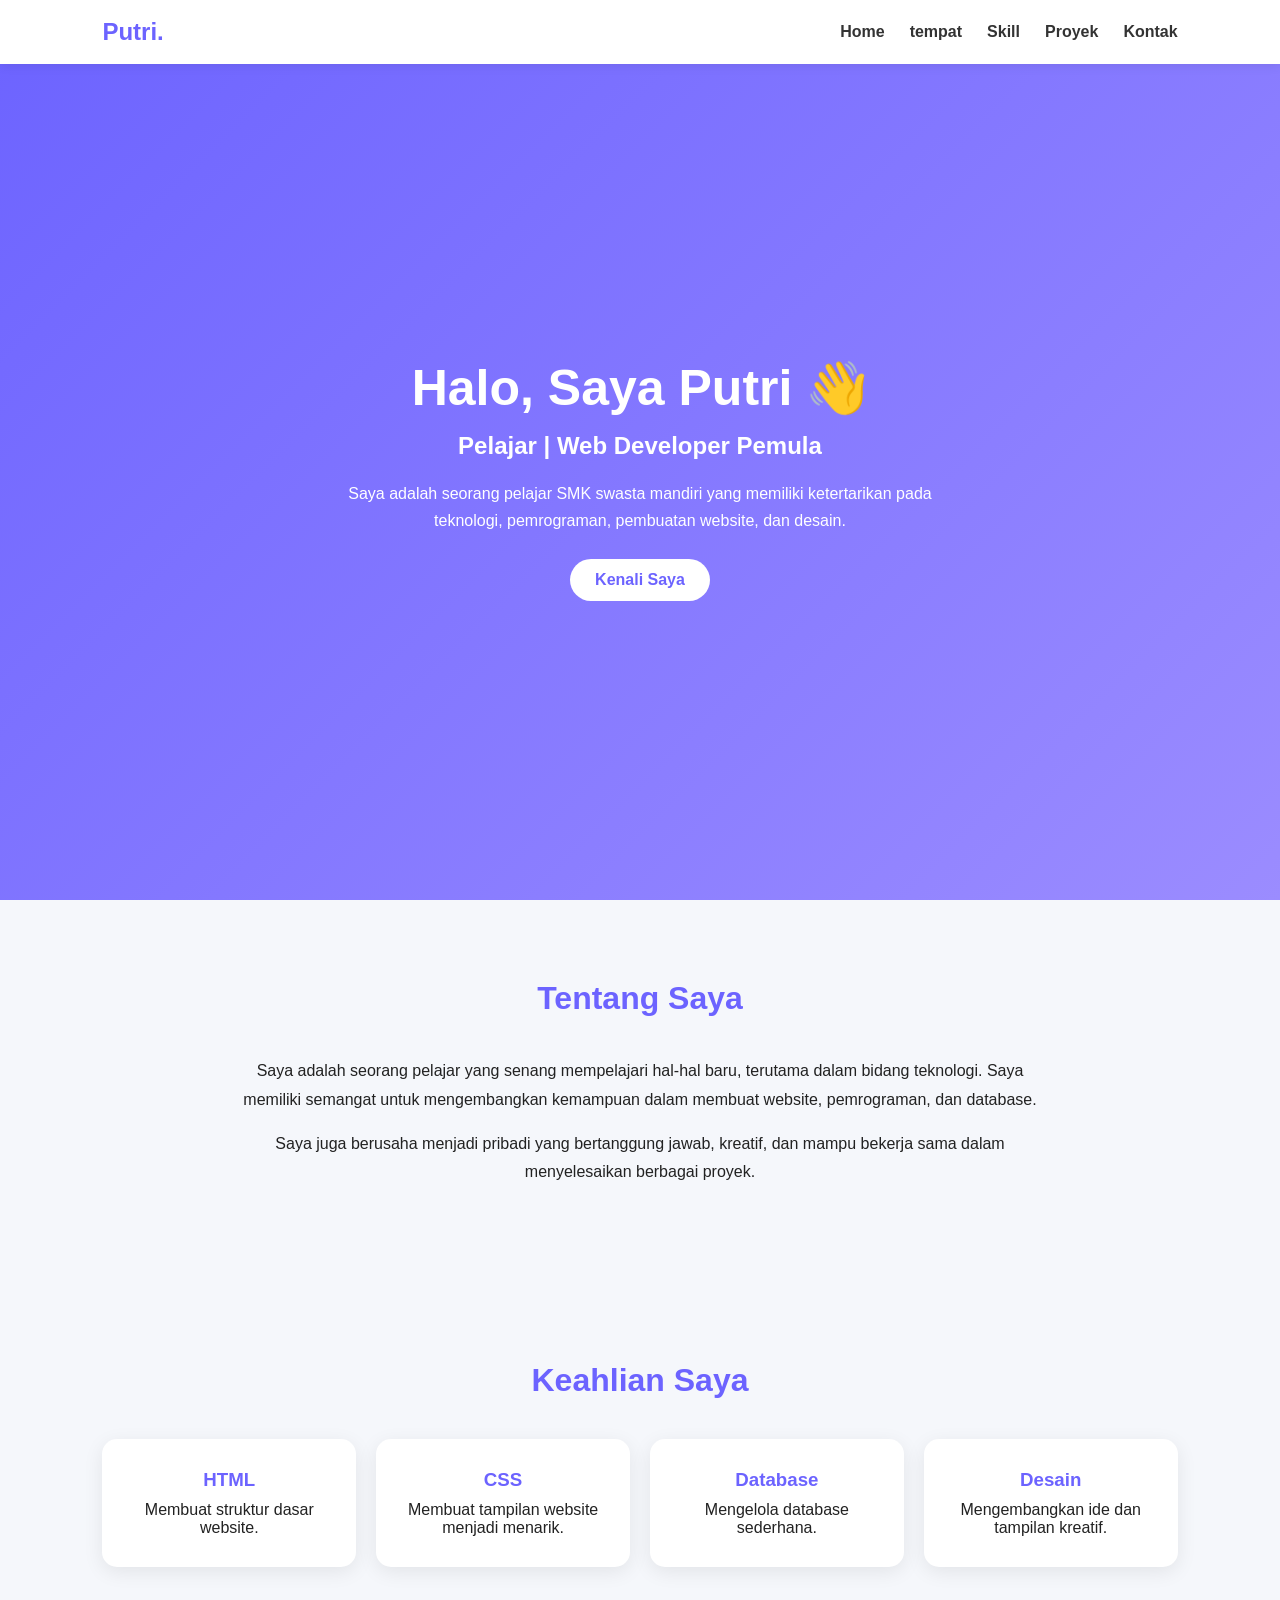
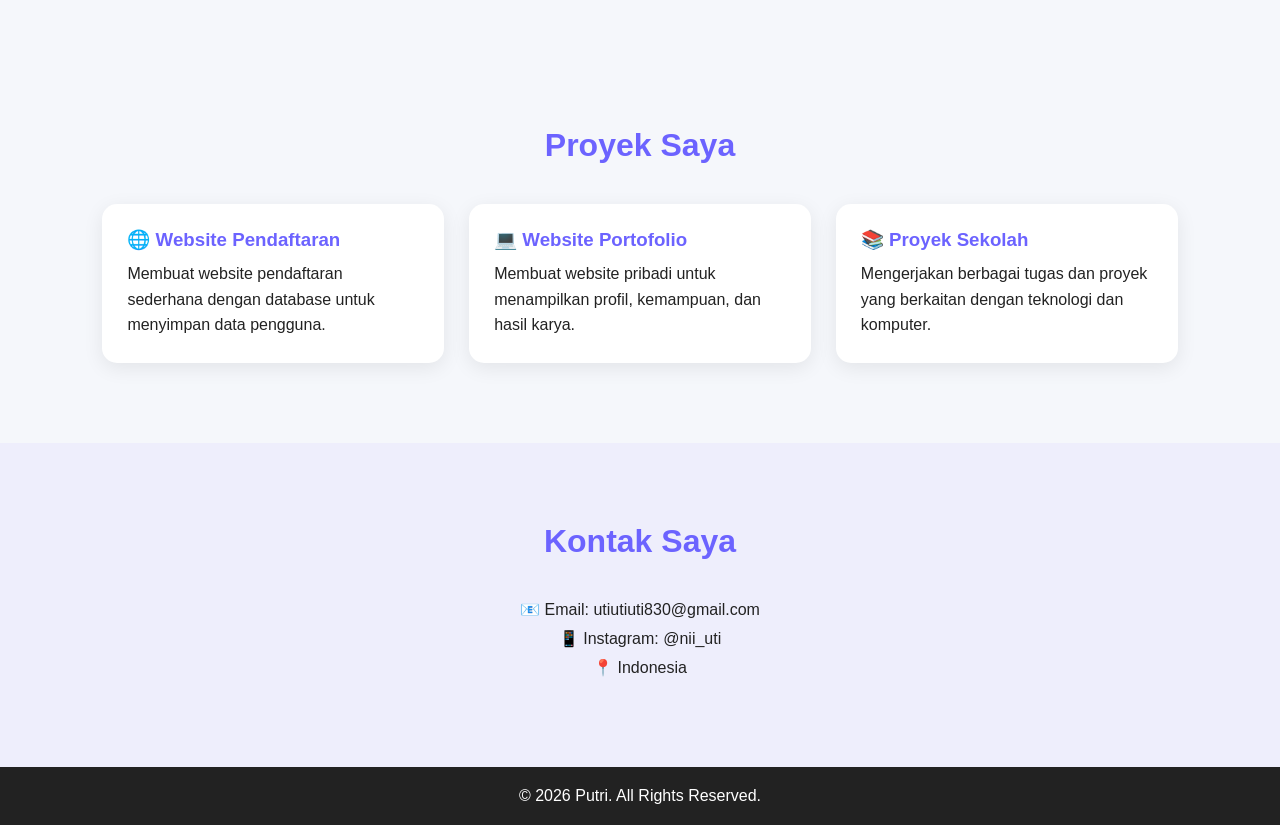
<file: index.html>
<!doctype html>
<html lang="id">
  <head>
    <meta charset="UTF-8" />
    <meta name="viewport" content="width=device-width, initial-scale=1.0" />
    <title>Portofolio Putri</title>

    <link rel="stylesheet" href="style.css">
  </head> 

  <body>
    <!-- NAVBAR -->
    <nav>
      <h2>Putri.</h2>

      <ul>
        <li><a href="#home">Home</a></li>
        <li><a href="#about">tempat</a></li>
        <li><a href="#skills">Skill</a></li>
        <li><a href="#projects">Proyek</a></li>
        <li><a href="#contact">Kontak</a></li>
      </ul>
    </nav>

    
    <!-- HOME -->
    <section class="home" id="home">
      <div>
        <h1>Halo, Saya Putri 👋</h1>
        <h3>Pelajar | Web Developer Pemula</h3>

        <p>Saya adalah seorang pelajar SMK swasta mandiri yang memiliki ketertarikan pada teknologi, pemrograman, pembuatan website, dan desain.</p>

        <a href="#about" class="btn">Kenali Saya</a>
      </div>
    </section>

    <!-- ABOUT -->
    <section id="about">
      <div class="title">
        <h2>Tentang Saya</h2>
      </div>

      <div class="about">
        <p>Saya adalah seorang pelajar yang senang mempelajari hal-hal baru, terutama dalam bidang teknologi. Saya memiliki semangat untuk mengembangkan kemampuan dalam membuat website, pemrograman, dan database.</p>

        <p>Saya juga berusaha menjadi pribadi yang bertanggung jawab, kreatif, dan mampu bekerja sama dalam menyelesaikan berbagai proyek.</p>
      </div>
    </section>

    <!-- SKILLS -->
    <section id="skills">
      <div class="title">
        <h2>Keahlian Saya</h2>
      </div>

      <div class="skills">
        <div class="skill">
          <h3>HTML</h3>
          <p>Membuat struktur dasar website.</p>
        </div>

        <div class="skill">
          <h3>CSS</h3>
          <p>Membuat tampilan website menjadi menarik.</p>
        </div>

        <div class="skill">
          <h3>Database</h3>
          <p>Mengelola database sederhana.</p>
        </div>

        <div class="skill">
          <h3>Desain</h3>
          <p>Mengembangkan ide dan tampilan kreatif.</p>
        </div>
      </div>
    </section>

    <!-- PROJECTS -->
    <section id="projects">
      <div class="title">
        <h2>Proyek Saya</h2>
      </div>

      <div class="projects">
        <div class="project">
          <h3>🌐 Website Pendaftaran</h3>
          <p>Membuat website pendaftaran sederhana dengan database untuk menyimpan data pengguna.</p>
        </div>

        <div class="project">
          <h3>💻 Website Portofolio</h3>
          <p>Membuat website pribadi untuk menampilkan profil, kemampuan, dan hasil karya.</p>
        </div>

        <div class="project">
          <h3>📚 Proyek Sekolah</h3>
          <p>Mengerjakan berbagai tugas dan proyek yang berkaitan dengan teknologi dan komputer.</p>
        </div>
      </div>
    </section>

    <!-- CONTACT -->
    <section class="contact" id="contact">
      <div class="title">
        <h2>Kontak Saya</h2>
      </div>

      <p>📧 Email: utiutiuti830@gmail.com</p>
      <p>📱 Instagram: @nii_uti</p>
      <p>📍 Indonesia</p>
    </section>

    <!-- FOOTER -->
    <footer>
      <p>© 2026 Putri. All Rights Reserved.</p>
    </footer>
  </body>
</html>
</file>
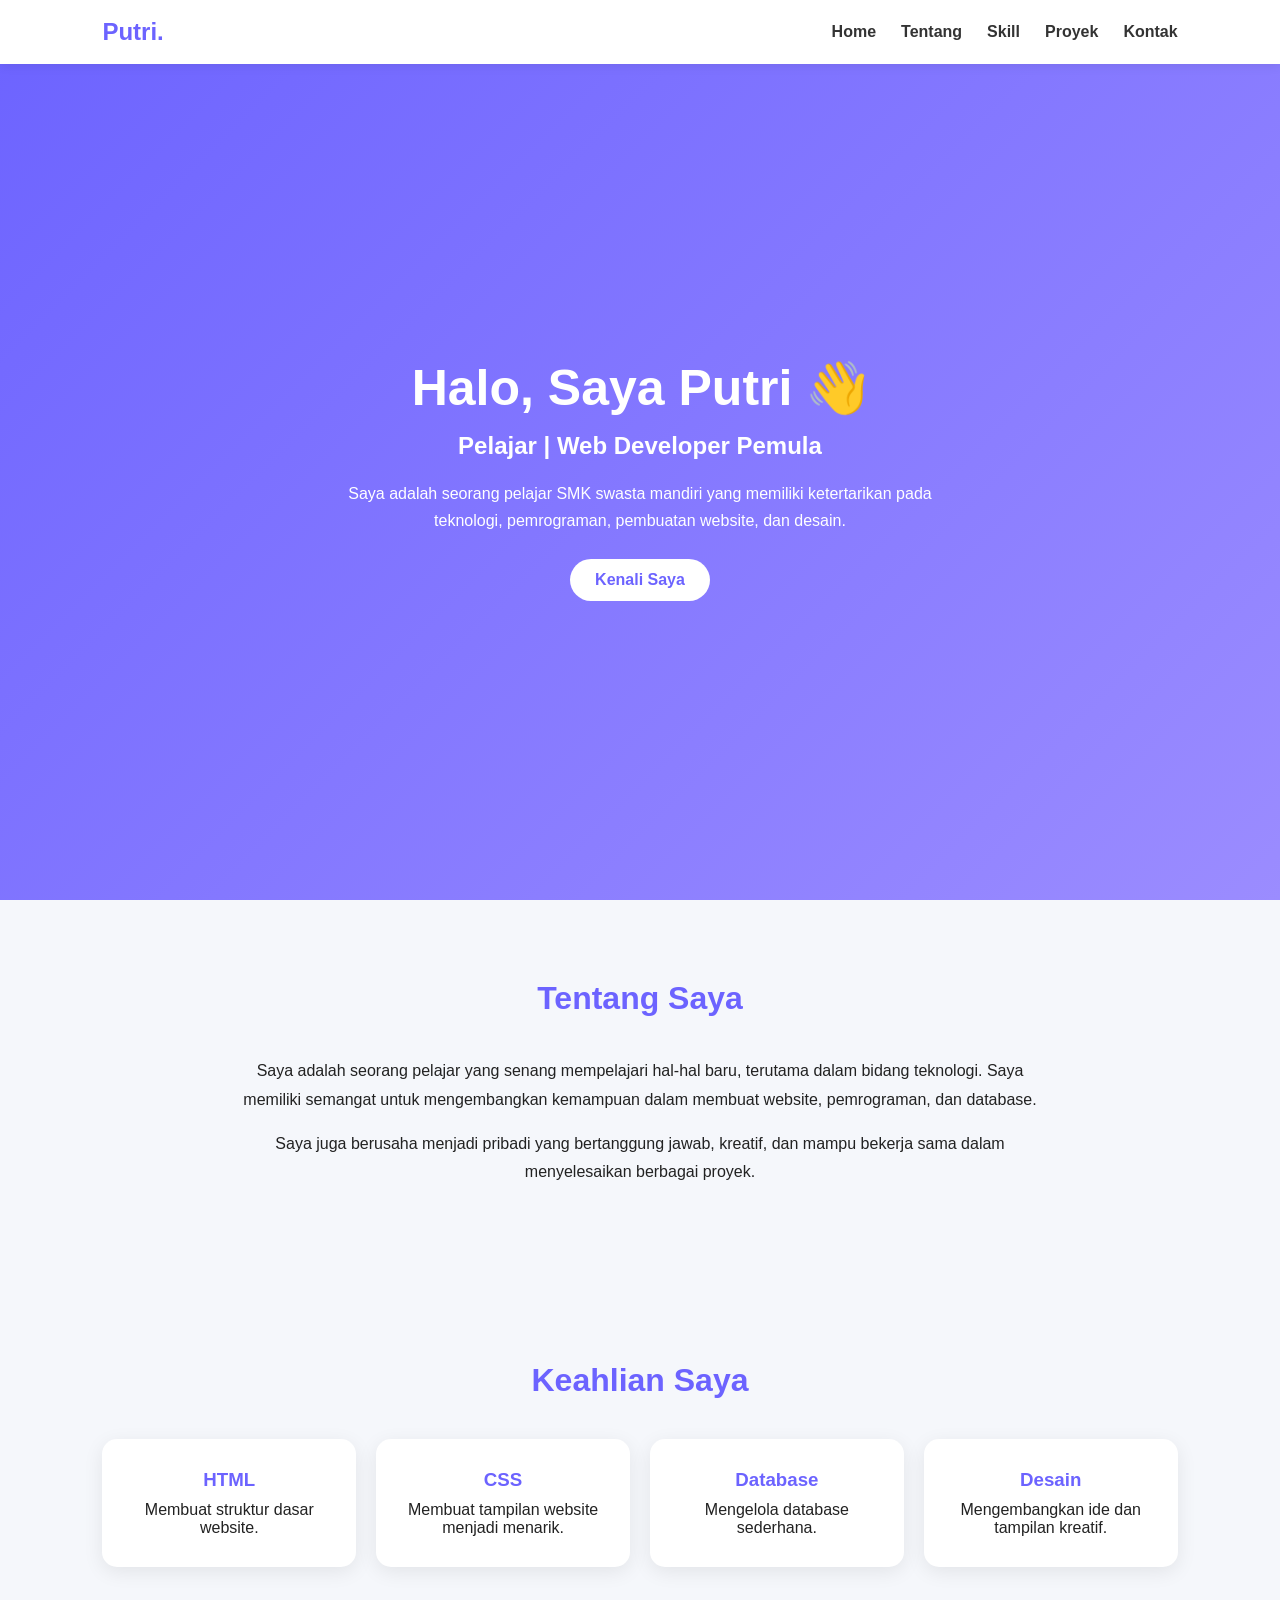
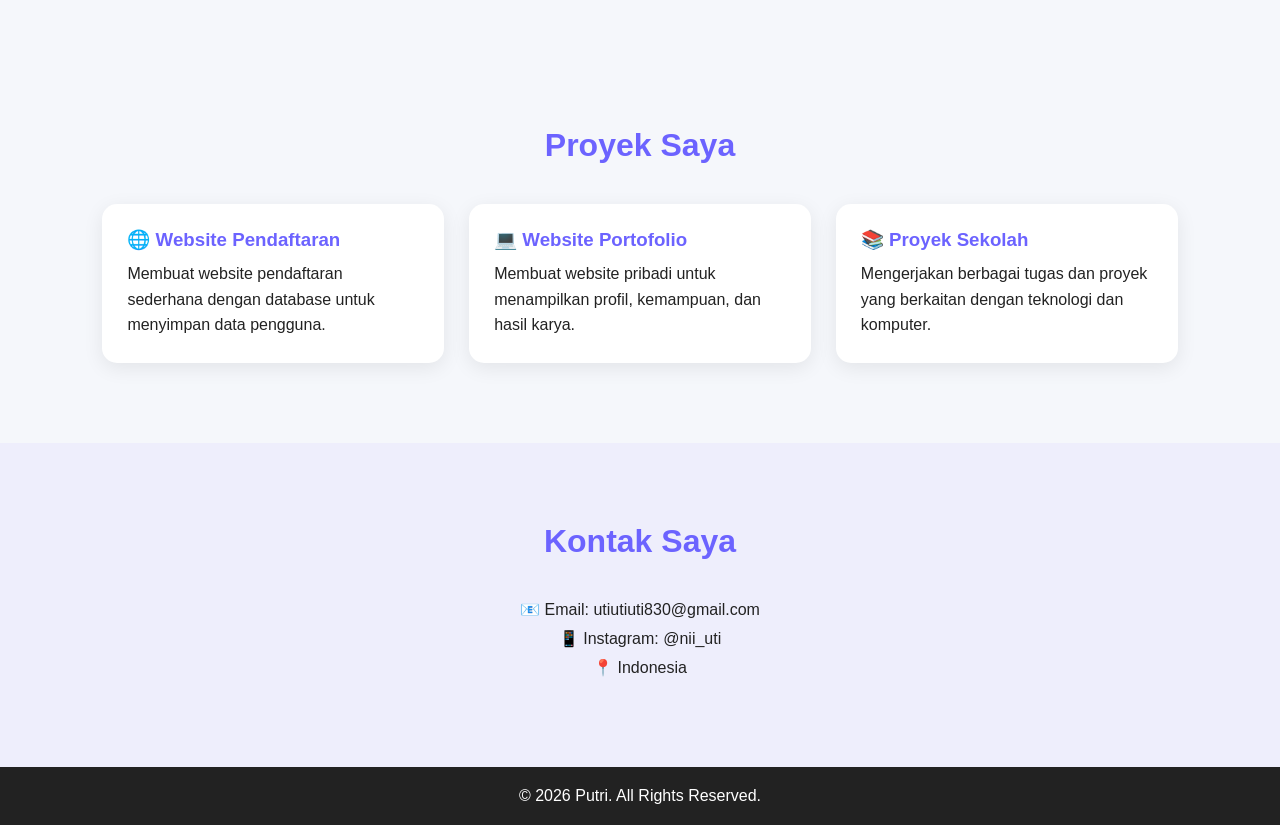
<file: indexportofolio.html>
<!doctype html>
<html lang="id">
  <head>
    <meta charset="UTF-8" />
    <meta name="viewport" content="width=device-width, initial-scale=1.0" />
    <title>Portofolio Putri</title>

    <link rel="stylesheet" href="style.css">

  </head> 

  <body>
    <!-- NAVBAR -->
    <nav>
      <h2>Putri.</h2>

      <ul>
        <li><a href="#home">Home</a></li>
        <li><a href="#about">Tentang</a></li>
        <li><a href="#skills">Skill</a></li>
        <li><a href="#projects">Proyek</a></li>
        <li><a href="#contact">Kontak</a></li>
      </ul>
    </nav>

    <!-- HOME -->
    <section class="home" id="home">
      <div>
        <h1>Halo, Saya Putri 👋</h1>
        <h3>Pelajar | Web Developer Pemula</h3>

        <p>Saya adalah seorang pelajar SMK swasta mandiri yang memiliki ketertarikan pada teknologi, pemrograman, pembuatan website, dan desain.</p>

        <a href="#about" class="btn">Kenali Saya</a>
      </div>
    </section>

    <!-- ABOUT -->
    <section id="about">
      <div class="title">
        <h2>Tentang Saya</h2>
      </div>

      <div class="about">
        <p>Saya adalah seorang pelajar yang senang mempelajari hal-hal baru, terutama dalam bidang teknologi. Saya memiliki semangat untuk mengembangkan kemampuan dalam membuat website, pemrograman, dan database.</p>

        <p>Saya juga berusaha menjadi pribadi yang bertanggung jawab, kreatif, dan mampu bekerja sama dalam menyelesaikan berbagai proyek.</p>
      </div>
    </section>

    <!-- SKILLS -->
    <section id="skills">
      <div class="title">
        <h2>Keahlian Saya</h2>
      </div>

      <div class="skills">
        <div class="skill">
          <h3>HTML</h3>
          <p>Membuat struktur dasar website.</p>
        </div>

        <div class="skill">
          <h3>CSS</h3>
          <p>Membuat tampilan website menjadi menarik.</p>
        </div>

        <div class="skill">
          <h3>Database</h3>
          <p>Mengelola database sederhana.</p>
        </div>

        <div class="skill">
          <h3>Desain</h3>
          <p>Mengembangkan ide dan tampilan kreatif.</p>
        </div>
      </div>
    </section>

    <!-- PROJECTS -->
    <section id="projects">
      <div class="title">
        <h2>Proyek Saya</h2>
      </div>

      <div class="projects">
        <div class="project">
          <h3>🌐 Website Pendaftaran</h3>
          <p>Membuat website pendaftaran sederhana dengan database untuk menyimpan data pengguna.</p>
        </div>

        <div class="project">
          <h3>💻 Website Portofolio</h3>
          <p>Membuat website pribadi untuk menampilkan profil, kemampuan, dan hasil karya.</p>
        </div>

        <div class="project">
          <h3>📚 Proyek Sekolah</h3>
          <p>Mengerjakan berbagai tugas dan proyek yang berkaitan dengan teknologi dan komputer.</p>
        </div>
      </div>
    </section>

    <!-- CONTACT -->
    <section class="contact" id="contact">
      <div class="title">
        <h2>Kontak Saya</h2>
      </div>

      <p>📧 Email: utiutiuti830@gmail.com</p>
      <p>📱 Instagram: @nii_uti</p>
      <p>📍 Indonesia</p>
    </section>

    <!-- FOOTER -->
    <footer>
      <p>© 2026 Putri. All Rights Reserved.</p>
    </footer>
  </body>
</html>
</file>
<file: style.css>
:root {
  --warna-utama: #6c63ff;
  --warna-kedua: #9b8cff;
  --warna-background: #f5f7fb;
  --warna-putih: #ffffff;
  --warna-text: #222222;
  --warna-link: #333333;
}

/* RESET */
* {
  margin: 0;
  padding: 0;
  box-sizing: border-box;
  scroll-behavior: smooth;
}

/* BODY */
body {
  font-family: Arial, sans-serif;
  background: var(--warna-background);
  color: var(--warna-text);
}

/* NAVBAR */
nav {
  position: fixed;
  top: 0;
  width: 100%;
  background: var(--warna-putih);
  padding: 18px 8%;
  display: flex;
  justify-content: space-between;
  align-items: center;
  box-shadow: 0 2px 10px rgba(0, 0, 0, 0.08);
  z-index: 1000;
}

nav h2 {
  color: var(--warna-utama);
}

nav ul {
  display: flex;
  list-style: none;
  gap: 25px;
}

nav ul li a {
  text-decoration: none;
  color: var(--warna-link);
  font-weight: bold;
}

nav ul li a:hover {
  color: var(--warna-utama);
}

/* HOME */
.home {
  min-height: 100vh;
  display: flex;
  align-items: center;
  justify-content: center;
  text-align: center;
  padding: 100px 20px 40px;
  background: linear-gradient(135deg, var(--warna-utama), var(--warna-kedua));
  color: var(--warna-putih);
}

.home h1 {
  font-size: 50px;
  margin-bottom: 15px;
}

.home h3 {
  font-size: 24px;
  margin-bottom: 20px;
}

.home p {
  max-width: 650px;
  line-height: 1.7;
  margin: auto;
}

/* BUTTON */
.btn {
  display: inline-block;
  margin-top: 25px;
  padding: 12px 25px;
  background: var(--warna-putih);
  color: var(--warna-utama);
  border-radius: 25px;
  text-decoration: none;
  font-weight: bold;
}

.btn:hover {
  transform: scale(1.05);
}

/* SECTION */
section {
  padding: 80px 8%;
}

.title {
  text-align: center;
  margin-bottom: 40px;
}

.title h2 {
  font-size: 32px;
  color: var(--warna-utama);
}

/* ABOUT */
.about {
  max-width: 800px;
  margin: auto;
  text-align: center;
  line-height: 1.8;
}

.about p {
  margin-bottom: 15px;
}

/* SKILLS */
.skills {
  display: grid;
  grid-template-columns: repeat(4, 1fr);
  gap: 20px;
}

.skill {
  background: var(--warna-putih);
  padding: 30px 20px;
  text-align: center;
  border-radius: 15px;
  box-shadow: 0 5px 20px rgba(0, 0, 0, 0.08);
  transition: 0.3s;
}

.skill:hover {
  transform: translateY(-8px);
}

.skill h3 {
  margin-bottom: 10px;
  color: var(--warna-utama);
}

/* PROJECT */
.projects {
  display: grid;
  grid-template-columns: repeat(3, 1fr);
  gap: 25px;
}

.project {
  background: var(--warna-putih);
  padding: 25px;
  border-radius: 15px;
  box-shadow: 0 5px 20px rgba(0, 0, 0, 0.08);
  transition: 0.3s;
}

.project:hover {
  transform: translateY(-8px);
}

.project h3 {
  color: var(--warna-utama);
  margin-bottom: 10px;
}

.project p {
  line-height: 1.6;
}

/* CONTACT */
.contact {
  text-align: center;
  background: #eeeefc;
}

.contact p {
  margin: 10px;
}

/* FOOTER */
footer {
  text-align: center;
  padding: 20px;
  background: var(--warna-text);
  color: var(--warna-putih);
}

/* RESPONSIVE */
@media (max-width: 768px) {
  nav {
    padding: 15px 5%;
  }

  nav ul {
    gap: 10px;
    font-size: 13px;
  }

  .home h1 {
    font-size: 38px;
  }

  .skills,
  .projects {
    grid-template-columns: 1fr;
  }
}
</file>
